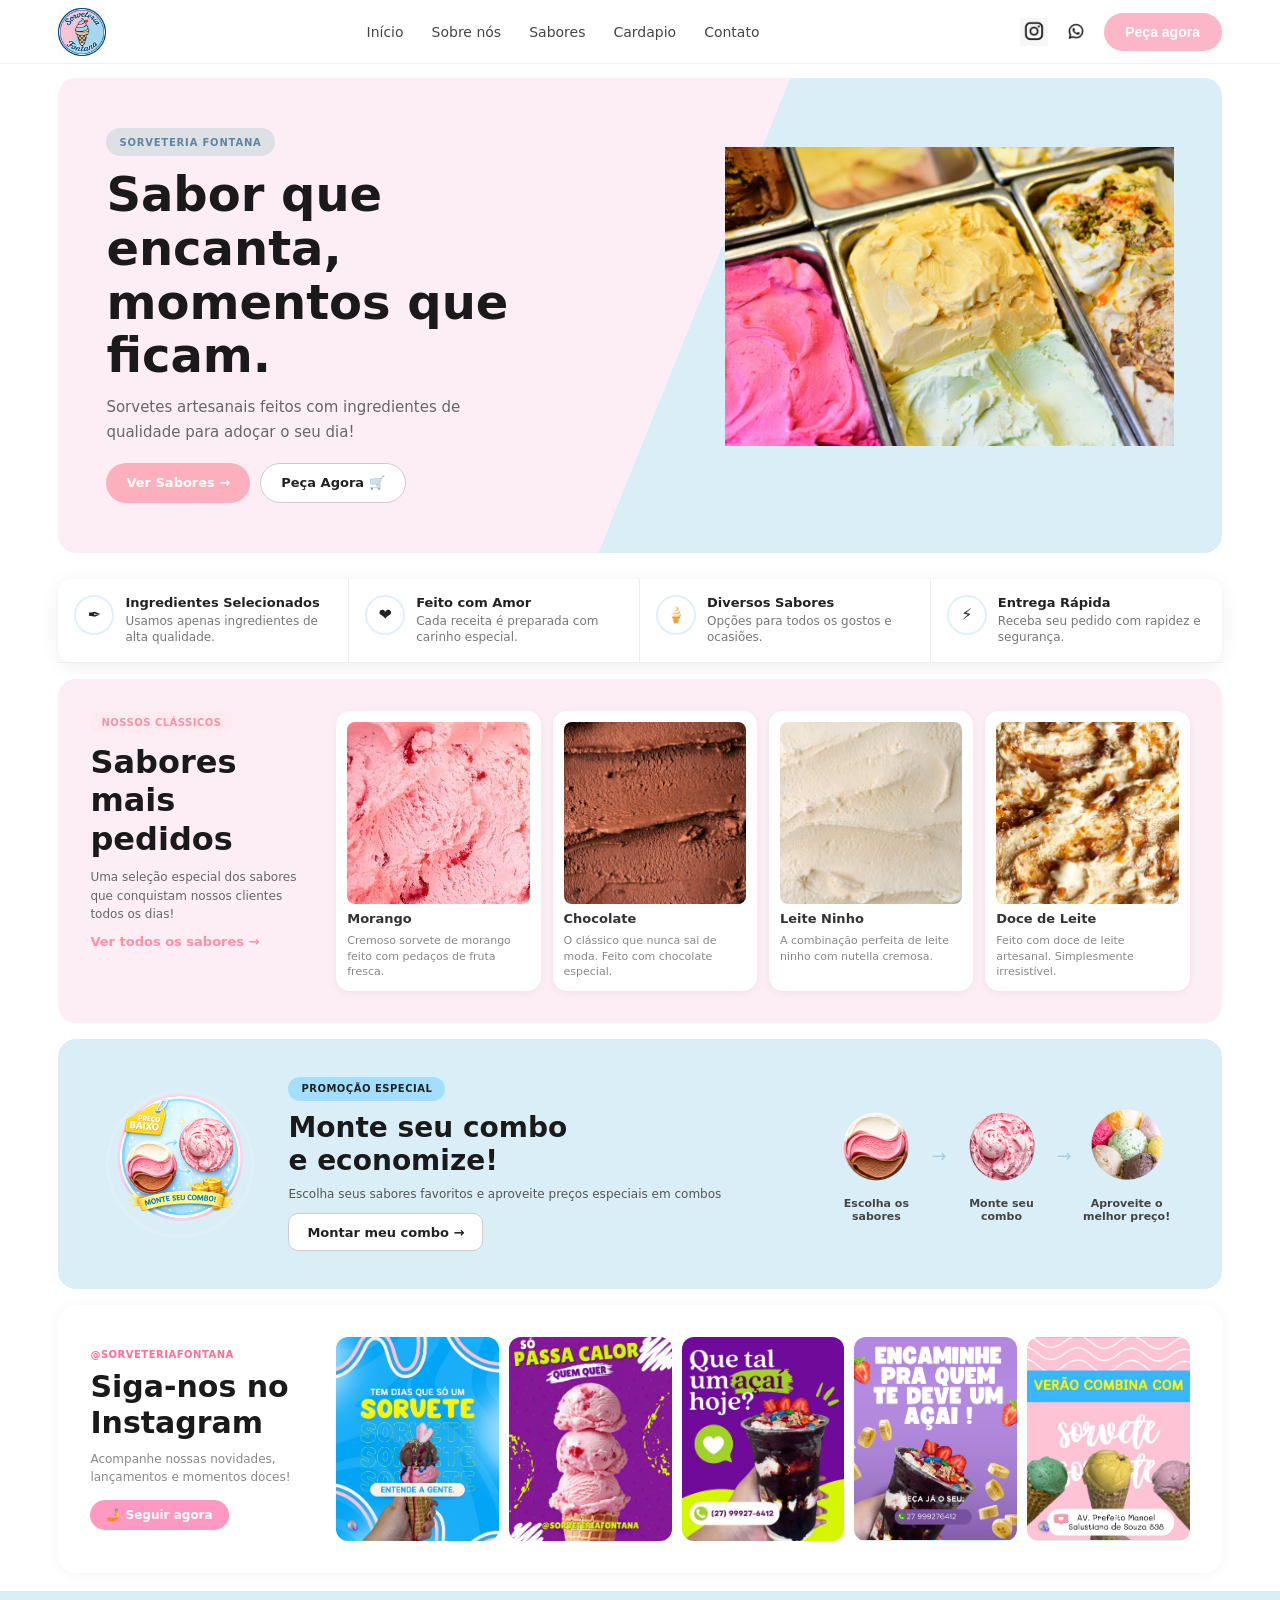
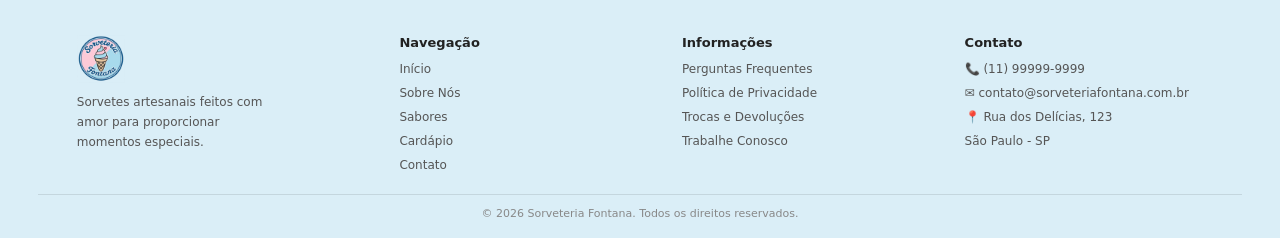
<file: trabalho/index.html>
<!DOCTYPE html>
<html lang="pt-BR">

<head>
    <meta charset="UTF-8">
    <meta name="viewport" content="width=device-width, initial-scale=1.0">
    <title>Sorveteria Fontana</title>
    <link rel="icon" href="fotos/fontana_logo (1).png">
    <link rel="stylesheet" href="stylee.css">
</head>

<body>

    <!--parte do header-->
    <header>
        <div class="container">
            <div class="logo">
                <img src="fotos/logo.png" alt="Sorveteria Fontana">
            </div>

            <div class="hamburger" id="hamburger" onclick="toggleMenu()">
                <span></span>
                <span></span>
                <span></span>
            </div>

            <div class="menu" id="menu">
                <nav>
                    <ul>
                        <li>Início</li>
                        <li>Sobre nós</li>
                        <li>Sabores</li>
                        <li><a href="sabores (1).html">Cardapio</a></li>
                        <li>Contato</li>
                    </ul>
                </nav>
            </div>

            <div class="logos_whatsApp">
                <a href="https://www.instagram.com/sorveteriafontana/" target="_blank">
                <img src="fotos/icon insta.jpeg" alt="Instagram">
                </a>
            </div>
            <div class="logo_instagram">
                <img src="fotos/whatsapp_logo.png" alt="WhatsApp">
            </div>
            <div class="peça_agora">
                <button><a href="peçaja.html">Peça agora</a></button>
            </div>
        </div>
    </header>

    <!--parte da box-->
    <div class="container_ultra_blaster">
        <div class="box_grande">
            <div class="container-">
                <div class="titulo">
                    <h1>Sorveteria Fontana</h1>
                </div>
                <div class="paragrafo">
                    <p>Sabor que <br> encanta, <br> momentos que <br> ficam.</p>
                </div>
                <div class="sub_paragrafo">
                    <p>Sorvetes artesanais feitos com ingredientes de qualidade para adoçar o seu dia!</p>
                </div>
                <div class="ver_va">
                    <div class="ver_valores">
                        <p>Ver Sabores →</p>
                    </div>
                    <div class="peça_da_box">
                        <p>Peça Agora 🛒</p>
                    </div>
                </div>
            </div>
            <div class="img_grande">
                <img src="fotos/zed-can-SzeATgE4k0c-unsplash.jpg" alt="">
            </div>
        </div>
    </div>

    <!--parte do menu-->
    <div class="base_menu">
        <div class="menu_">
            <div class="item">
                <div class="icone">✒️​</div>
                <div class="texto">
                    <h2>Ingredientes Selecionados</h2>
                    <p>Usamos apenas ingredientes de alta qualidade.</p>
                </div>
            </div>
            <div class="item">
                <div class="icone">❤️</div>
                <div class="texto">
                    <h2>Feito com Amor</h2>
                    <p>Cada receita é preparada com carinho especial.</p>
                </div>
            </div>
            <div class="item">
                <div class="icone">🍦</div>
                <div class="texto">
                    <h2>Diversos Sabores</h2>
                    <p>Opções para todos os gostos e ocasiões.</p>
                </div>
            </div>
            <div class="item sem-borda">
                <div class="icone">⚡</div>
                <div class="texto">
                    <h2>Entrega Rápida</h2>
                    <p>Receba seu pedido com rapidez e segurança.</p>
                </div>
            </div>
        </div>
    </div>

    <!--box media (sabores)-->
    <div class="container_media">
        <div class="container_media_sub">
            <div class="box_media">
                <div class="media_titulo">
                    <p>nossos clássicos</p>
                </div>
                <div class="media_h1">
                    <p>Sabores mais<br>pedidos</p>
                </div>
                <div class="media_subh1">
                    <p>Uma seleção especial dos sabores que conquistam nossos clientes todos os dias!</p>
                </div>
                <div class="media_ver_sabores">
                    <p>Ver todos os sabores →</p>
                </div>
            </div>
            <div class="opcoes_media">
                <div class="card_">
                    <img src="fotos/sorvete de morango.jpg" alt="Morango">
                    <h3>Morango</h3>
                    <p>Cremoso sorvete de morango feito com pedaços de fruta fresca.</p>
                </div>
                <div class="card_">
                    <img src="fotos/chocolate.jpg" alt="Chocolate">
                    <h3>Chocolate</h3>
                    <p>O clássico que nunca sai de moda. Feito com chocolate especial.</p>
                </div>
                <div class="card_">
                    <img src="fotos/sorvete de leite ninho.jpg" alt="Leite Ninho">
                    <h3>Leite Ninho</h3>
                    <p>A combinação perfeita de leite ninho com nutella cremosa.</p>
                </div>
                <div class="card_">
                    <img src="fotos/sorvete de doce de leite.jpg" alt="Doce de Leite">
                    <h3>Doce de Leite</h3>
                    <p>Feito com doce de leite artesanal. Simplesmente irresistível.</p>
                </div>
            </div>
        </div>
    </div>

    <!--parte promoção especial-->
    <div class="container_especial">
        <div class="container_especial_sub">
            <div class="img_especial">
                <img src="fotos/preço baixo.png" alt="">
            </div>

            <div class="coluna_especial">
                <div class="titulo_especial">
                    <h1>Promoção Especial</h1>
                </div>
                <div class="h1_especial">
                    <h1>Monte seu combo<br>e economize!</h1>
                    <p>Escolha seus sabores favoritos e aproveite preços especiais em combos</p>
                </div>
                <div class="montar_especial">
                    <h4>Montar meu combo →</h4>
                </div>
            </div>

            <div class="img_sub">
                <div class="coluna_img">
                    <div class="img_sub_sub">
                        <img src="fotos/ChatGPT Image 9 de jun. de 2026, 14_09_29.png" alt="">
                    </div>
                    <div class="h1_img"><p>Escolha os sabores</p></div>
                </div>
                <span class="seta_especial">→</span>
                <div class="coluna_img">
                    <div class="img_sub_sub">
                        <img src="fotos/foto_redondaaaaa.png" alt="">
                    </div>
                    <div class="h1_img"><p>Monte seu combo</p></div>
                </div>
                <span class="seta_especial">→</span>
                <div class="coluna_img">
                    <div class="img_sub_sub">
                        <img src="fotos/imagem redonda_sorvetes.png" alt="">
                    </div>
                    <div class="h1_img"><p>Aproveite o melhor preço!</p></div>
                </div>
            </div>
        </div>
    </div>

    <!--box final (instagram)-->
    <div class="container_media_final">
        <div class="container_media_sub_final">
            <div class="box_media_final">
                <div class="media_titulo_final">
                    <p>@sorveteriafontana</p>
                </div>
                <div class="media_h1_final">
                    <p>Siga-nos no<br>Instagram</p>
                </div>
                <div class="media_subh1_final">
                    <p>Acompanhe nossas novidades, lançamentos e momentos doces!</p>
                </div>
                <div class="media_ver_sabores_final">
                    <a href="https://www.instagram.com/sorveteriafontana/" target="_blank">
                    <p>🤳 Seguir agora</p>
                    </a>
                </div>
            </div>
            <div class="opcoes_media_final">
                <div class="card_final"><div class="img_sabor_final">
                    <img src="fotos/sorvete_.jpeg" alt="">
                </div></div>
                <div class="card_final"><div class="img_sabor_final">
                    <img src="fotos/img1.png" alt="">
                </div></div>
                <div class="card_final"><div class="img_sabor_final">
                    <img src="fotos/img 2.png" alt="">
                </div></div>
                <div class="card_final"><div class="img_sabor_final">
                    <img src="fotos/img 3.png" alt="">
                </div></div>
                <div class="card_final"><div class="img_sabor_final">
                    <img src="fotos/img 4.png" alt="">
                </div></div>
            </div>
        </div>
    </div>

    <!-- FOOTER -->
    <footer class="footer">
        <div class="footer-content">
            <div class="footer-brand">
                <img src="fotos/fontana_logo (1).png" alt="Fontana">
                <p>Sorvetes artesanais feitos com amor para proporcionar momentos especiais.</p>
                <div class="social">
                    <i class="fa-brands fa-instagram"></i>
                    <i class="fa-brands fa-whatsapp"></i>
                </div>
            </div>
            <div class="footer-column">
                <h4>Navegação</h4>
                <a href="#">Início</a>
                <a href="#">Sobre Nós</a>
                <a href="#">Sabores</a>
                <a href="#">Cardápio</a>
                <a href="#">Contato</a>
            </div>
            <div class="footer-column">
                <h4>Informações</h4>
                <a href="#">Perguntas Frequentes</a>
                <a href="#">Política de Privacidade</a>
                <a href="#">Trocas e Devoluções</a>
                <a href="#">Trabalhe Conosco</a>
            </div>
            <div class="footer-column">
                <h4>Contato</h4>
                <span>📞 (11) 99999-9999</span>
                <span>✉ contato@sorveteriafontana.com.br</span>
                <span>📍 Rua dos Delícias, 123</span>
                <span>São Paulo - SP</span>
            </div>
        </div>
        <div class="footer-copy">
            © 2026 Sorveteria Fontana. Todos os direitos reservados.
        </div>
    </footer>

    <script>
        function toggleMenu() {
            const menu = document.getElementById('menu');
            menu.classList.toggle('aberto');
        }

        document.querySelectorAll('.menu li').forEach(item => {
            item.addEventListener('click', () => {
                document.getElementById('menu').classList.remove('aberto');
            });
        });
    </script>

</body>
</html>
</file>
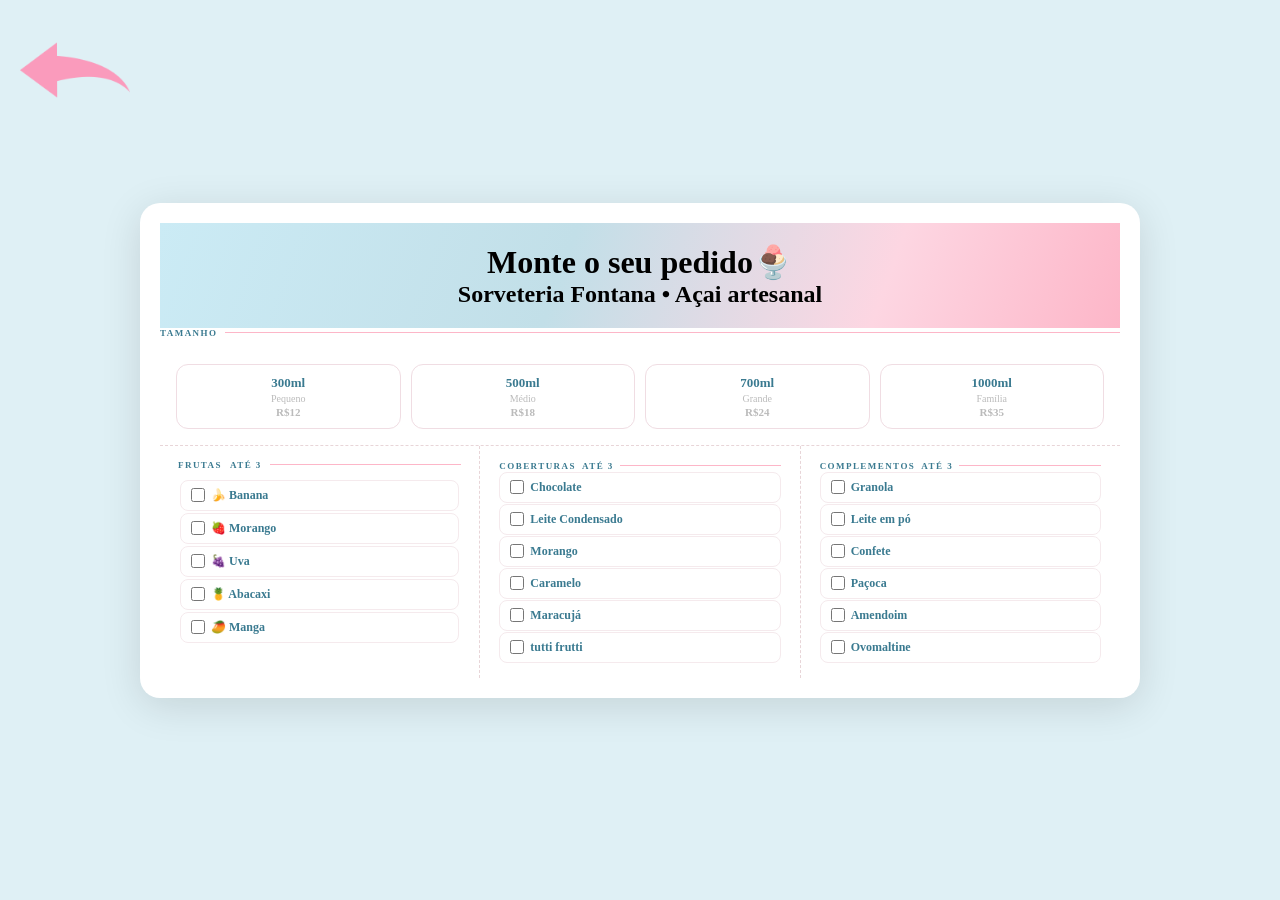
<file: finalização/peçaja.html>
<!DOCTYPE html>
<html lang="en">
<head>
    <meta charset="UTF-8">
    <meta name="viewport" content="width=device-width, initial-scale=1.0">
    <title>PEÇA JA</title>
    <link rel="stylesheet" href="peçaja.css">
</head>

<body>    
    <div class="seta1">
        <a href="index.html">
            <img src="fotos/setas-pretas-para-a-esquerda (1).png" alt="Seta para voltar a pagina">
        </a>
    </div>

    <div class="mundo">
        <div class="comanda">
            
            
                <header>
                    <h1>Monte o seu pedido🍨</h1>
                    <h2>Sorveteria Fontana • Açai artesanal</h2>
                </header>

                <!-- TAMANHO -->
                <div class="sec-titulo">TAMANHO</div>

                <div class="Tamanho">
                    <input type="radio" name="tamanho" id="300ml">
                    <label for="300ml">
                        <span class="ml">300ml</span>
                        <span class="nome">Pequeno</span>
                        <span class="preco">R$12</span>
                    </label>

                    <input type="radio" name="tamanho" id="500ml">
                    <label for="500ml">
                        <span class="ml">500ml</span>
                        <span class="nome">Médio</span>
                        <span class="preco">R$18</span>
                    </label>

                    <input type="radio" name="tamanho" id="700ml">
                    <label for="700ml">
                        <span class="ml">700ml</span>
                        <span class="nome">Grande</span>
                        <span class="preco">R$24</span>
                    </label>

                    <input type="radio" name="tamanho" id="1LT">
                    <label for="1LT">
                        <span class="ml">1000ml</span>
                        <span class="nome">Família</span>
                        <span class="preco">R$35</span>
                    </label>
                </div>

                <div class="corpo">

                    <!-- FRUTAS -->
                    <div class="col-frutas">
                        <div class="sec-titulo">
                            FRUTAS <span class="sec-obs">ATÉ 3</span>
                        </div>

                        <div class="frutas">
                            <div class="item">
                                <input type="checkbox" id="Banana" name="frutas">
                                <label for="Banana">🍌 Banana</label>
                            </div>
                            <div class="item">
                                <input type="checkbox" id="Morango" name="frutas">
                                <label for="Morango">🍓 Morango</label>
                            </div>
                            <div class="item">
                                <input type="checkbox" id="Uva" name="frutas">
                                <label for="Uva">🍇 Uva</label>
                            </div>
                            <div class="item">
                                <input type="checkbox" id="Abacaxi" name="frutas">
                                <label for="Abacaxi">🍍 Abacaxi</label>
                            </div>
                            <div class="item">
                                <input type="checkbox" id="Manga" name="frutas">
                                <label for="Manga">🥭 Manga</label>
                            </div>
                        </div>
                    </div>

                    <!-- COBERTURAS -->
                    <div class="coberturas">
                        <div class="sec-titulo">
                            COBERTURAS <span class="sec-obs">ATÉ 3</span>
                        </div>
                        <div class="item">
                            <input type="checkbox" name="Chocolate" id="Chocolate">
                            <label for="Chocolate">Chocolate</label>
                        </div>
                        <div class="item">
                            <input type="checkbox" name="LeiteCondensado" id="LeiteCondensado">
                            <label for="LeiteCondensado">Leite Condensado</label>
                        </div>
                        <div class="item">
                            <input type="checkbox" name="Morango" id="CMorango">
                            <label for="CMorango">Morango</label>
                        </div>
                        <div class="item">
                            <input type="checkbox" name="Caramelo" id="Caramelo">
                            <label for="Caramelo">Caramelo</label>
                        </div>
                        <div class="item">
                            <input type="checkbox" name="Maracuja" id="Maracuja">
                            <label for="Maracuja">Maracujá</label>
                        </div>
                        <div class="item">
                            <input type="checkbox" name="tittufrutti" id="tuttifrutti">
                            <label for="tuttifrutti">tutti frutti</label>
                        </div>
                    </div>

                    <!-- COMPLEMENTOS -->
                    <div class="complementos">
                        <div class="sec-titulo">
                            COMPLEMENTOS <span class="sec-obs">ATÉ 3</span>
                        </div>
                        <div class="item">
                            <input type="checkbox" name="Granola" id="Granola">
                            <label for="Granola">Granola</label>
                        </div>
                        <div class="item">
                            <input type="checkbox" name="Leite em pó" id="Leiteempo">
                            <label for="Leiteempo">Leite em pó</label>
                        </div>
                        <div class="item">
                            <input type="checkbox" name="Confete" id="Confete">
                            <label for="Confete">Confete</label>
                        </div>
                        <div class="item">
                            <input type="checkbox" name="Pacoca" id="Pacoca">
                            <label for="Pacoca">Paçoca</label>
                        </div>
                        <div class="item">
                            <input type="checkbox" name="Amendoim" id="Amendoim">
                            <label for="Amendoim">Amendoim</label>
                        </div>
                        <div class="item">
                            <input type="checkbox" name="Ovomaltine" id="Ovomaltine">
                            <label for="Ovomaltine">Ovomaltine</label>
                        </div>
                    </div>

                    <script>
                        document.querySelectorAll('[name=frutas]').forEach(cb => {
                            cb.addEventListener('change', () => {
                                if (document.querySelectorAll('[name=frutas]:checked').length > 3) {
                                    cb.checked = false;
                                    alert('Você só pode escolher até 3 frutas!');
                                }
                            });
                        });

                        const coberturas = ['Chocolate', 'LeiteCondensado', 'Morango', 'Caramelo', 'Maracuja', 'tittufrutti'];
                        coberturas.forEach(nome => {
                            document.querySelector(`[name=${nome}]`)?.addEventListener('change', function() {
                                const marcados = coberturas.filter(n => document.querySelector(`[name=${n}]`)?.checked).length;
                                if (marcados > 3) {
                                    this.checked = false;
                                    alert('Você só pode escolher até 3 coberturas!');
                                }
                            });
                        });

                        const complementos = ['Granola', 'Leite em pó', 'Confete', 'Pacoca', 'Amendoim', 'Ovomaltine'];
                        complementos.forEach(nome => {
                            document.querySelector(`[name="${nome}"]`)?.addEventListener('change', function() {
                                const marcados = complementos.filter(n => document.querySelector(`[name="${n}"]`)?.checked).length;
                                if (marcados > 3) {
                                    this.checked = false;
                                    alert('Você só pode escolher até 3 complementos!');
                                }
                            });
                        });
                    </script>
                </div>
            </div>
    </div>

</body>
</html>
</file>
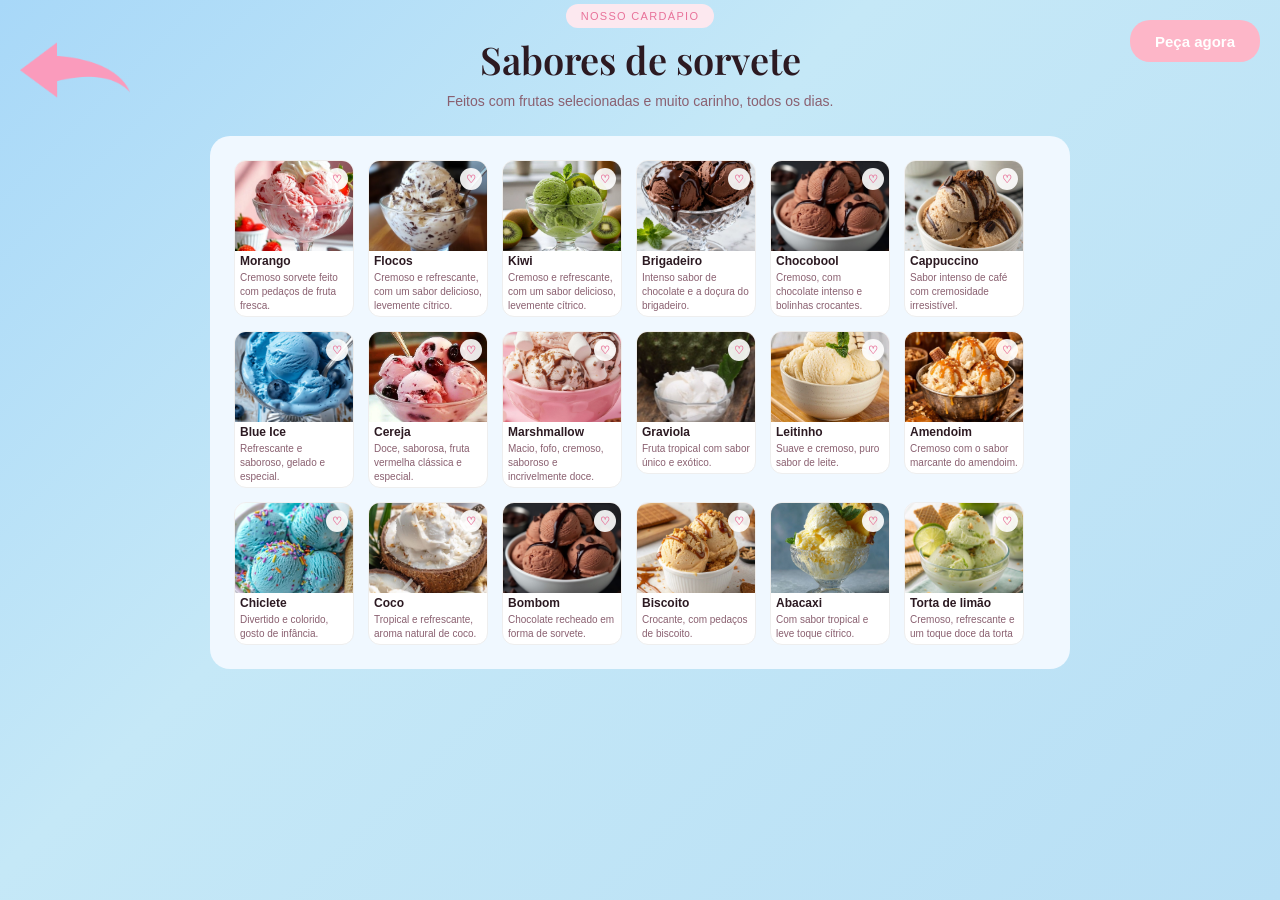
<file: finalização/sabores (1).html>
<!DOCTYPE html>
<html lang="PT-BR">
  <head>
    <meta charset="UTF-8">
    <meta name="viewport" content="width=device-width, initial-scale=1.0">
    <title>Sabores</title>
    <link href="https://fonts.googleapis.com/css2?family=Playfair+Display:wght@500;600&family=DM+Sans:wght@400;500&display=swap" rel="stylesheet" />
    <link rel="stylesheet" href="sabores (1).css">
  </head>
  <body>
    <header>

  <div class="seta1">
    <a href="index.html">
      <img src="fotos/setas-pretas-para-a-esquerda (1).png" alt="Seta para voltar a pagina">
    </a>
  </div>

  <div class="peça_agora">
    <a href="peçaja.html">
      <button>Peça agora</button>
    </a>
  </div>

    <div class="hero">
      <span class="hero-tag">nosso cardápio</span>
      <h1>Sabores de sorvete</h1>
      <p>Feitos com frutas selecionadas e muito carinho, todos os dias.</p>
    </div>
  </header>
    <div class="container">

      <!-- Morango -->
      <div class="card">
        <div class="card-img">
          <img src="fotos/morango2.jpg" alt="Sorvete de morango" />
          <button class="card-heart">♡</button>
        </div>
        <div class="card-body">
          <p class="card-name">Morango</p>
          <p class="card-desc">Cremoso sorvete feito com pedaços de fruta fresca.</p>
        </div>
      </div>

      <!-- Flocos -->
      <div class="card">
        <div class="card-img">
          <img src="fotos/flocos.jpg" alt="Sorvete de Flocos" />
          <button class="card-heart">♡</button>
        </div>
        <div class="card-body">
          <p class="card-name">Flocos</p>
          <p class="card-desc">Cremoso e refrescante, com um sabor delicioso, levemente cítrico.</p>
        </div>
      </div>

      <!-- Kiwi -->
      <div class="card">
        <div class="card-img">
          <img src="fotos/kiwi.jpg" alt="Sorvete de Kiwi" />
          <button class="card-heart">♡</button>
        </div>
        <div class="card-body">
          <p class="card-name">Kiwi</p>
          <p class="card-desc">Cremoso e refrescante, com um sabor delicioso, levemente cítrico.</p>
        </div>
      </div>

      <!-- Brigadeiro -->
      <div class="card">
        <div class="card-img">
          <img src="fotos/brigadeiro.jpg" alt="Sorvete de Brigadeiro" />
          <button class="card-heart">♡</button>
        </div>
        <div class="card-body">
          <p class="card-name">Brigadeiro</p>
          <p class="card-desc">Intenso sabor de chocolate e a doçura do brigadeiro.</p>
        </div>
      </div>

      <!-- Chocobool -->
      <div class="card">
        <div class="card-img">
          <img src="fotos/chocobol.jpg" alt="Sorvete de Chocobool" />
          <button class="card-heart">♡</button>
        </div>
        <div class="card-body">
          <p class="card-name">Chocobool</p>
          <p class="card-desc">Cremoso, com chocolate intenso e bolinhas crocantes.</p>
        </div>
      </div>

      <!-- Cappuccino -->
      <div class="card">
        <div class="card-img">
          <img src="fotos/capuccino.jpg" alt="Cappuccino" />
          <button class="card-heart">♡</button>
        </div>
        <div class="card-body">
          <p class="card-name">Cappuccino</p>
          <p class="card-desc">Sabor intenso de café com cremosidade irresistível.</p>
        </div>
      </div>

      <!-- Blue Ice -->
      <div class="card">
        <div class="card-img">
          <img src="fotos/blue ice.jpg" alt="Blue Ice" />
          <button class="card-heart">♡</button>
        </div>
        <div class="card-body">
          <p class="card-name">Blue Ice</p>
          <p class="card-desc">Refrescante e saboroso, gelado e especial.</p>
        </div>
      </div>

      <!-- Cereja -->
      <div class="card">
        <div class="card-img">
          <img src="fotos/cereja.jpg" alt="Cereja" />
          <button class="card-heart">♡</button>
        </div>
        <div class="card-body">
          <p class="card-name">Cereja</p>
          <p class="card-desc">Doce, saborosa, fruta vermelha clássica e especial.</p>
        </div>
      </div>

      <!-- Marshmallow -->
      <div class="card">
        <div class="card-img">
          <img src="fotos/marsh.jpg" alt="Marshmallow" />
          <button class="card-heart">♡</button>
        </div>
        <div class="card-body">
          <p class="card-name">Marshmallow</p>
          <p class="card-desc">Macio, fofo, cremoso, saboroso e incrivelmente doce.</p>
        </div>
      </div>

      <!-- Graviola -->
      <div class="card">
        <div class="card-img">
          <img src="fotos/graviola.jpg" alt="Graviola" />
          <button class="card-heart">♡</button>
        </div>
        <div class="card-body">
          <p class="card-name">Graviola</p>
          <p class="card-desc">Fruta tropical com sabor único e exótico.</p>
        </div>
      </div>

      <!-- Leitinho -->
      <div class="card">
        <div class="card-img">
          <img src="fotos/leiteninho.jpg" alt="Leitinho" />
          <button class="card-heart">♡</button>
        </div>
        <div class="card-body">
          <p class="card-name">Leitinho</p>
          <p class="card-desc">Suave e cremoso, puro sabor de leite.</p>
        </div>
      </div>

      <!-- Amendoim -->
      <div class="card">
        <div class="card-img">
          <img src="fotos/amendoin.jpg" alt="Amendoim" />
          <button class="card-heart">♡</button>
        </div>
        <div class="card-body">
          <p class="card-name">Amendoim</p>
          <p class="card-desc">Cremoso com o sabor marcante do amendoim.</p>
        </div>
      </div>

      <!-- Chiclete -->
      <div class="card">
        <div class="card-img">
          <img src="fotos/chiclete.jpg" alt="Chiclete" />
          <button class="card-heart">♡</button>
        </div>
        <div class="card-body">
          <p class="card-name">Chiclete</p>
          <p class="card-desc">Divertido e colorido, gosto de infância.</p>
        </div>
      </div>

      <!-- Coco -->
      <div class="card">
        <div class="card-img">
          <img src="fotos/coco.jpg" alt="Coco" />
          <button class="card-heart">♡</button>
        </div>
        <div class="card-body">
          <p class="card-name">Coco</p>
          <p class="card-desc">Tropical e refrescante, aroma natural de coco.</p>
        </div>
      </div>

      <!-- Bombom -->
      <div class="card">
        <div class="card-img">
          <img src="fotos/chocobol.jpg" alt="Bombom" />
          <button class="card-heart">♡</button>
        </div>
        <div class="card-body">
          <p class="card-name">Bombom</p>
          <p class="card-desc">Chocolate recheado em forma de sorvete.</p>
        </div>
      </div>

      <!-- Biscoito -->
      <div class="card">
        <div class="card-img">
          <img src="fotos/biscoito.jpg" alt="Biscoito" />
          <button class="card-heart">♡</button>
        </div>
        <div class="card-body">
          <p class="card-name">Biscoito</p>
          <p class="card-desc">Crocante, com pedaços de biscoito.</p>
        </div>
      </div>

      <!-- Abacaxi -->
      <div class="card">
        <div class="card-img">
          <img src="fotos/abacaxi.jpg" alt="Abacaxi" />
          <button class="card-heart">♡</button>
        </div>
        <div class="card-body">
          <p class="card-name">Abacaxi</p>
          <p class="card-desc">Com sabor tropical e leve toque cítrico.</p>
        </div>
      </div>

      <!-- Pistache -->
      <div class="card">
        <div class="card-img">
          <img src="fotos/tortaz de limao.jpg" alt="torta de limão" />
          <button class="card-heart">♡</button>
        </div>
        <div class="card-body">
          <p class="card-name">Torta de limão</p>
          <p class="card-desc">Cremoso, refrescante e um toque doce da torta</p>
        </div>
      </div>

    </div>

  </body>
</html>
</file>
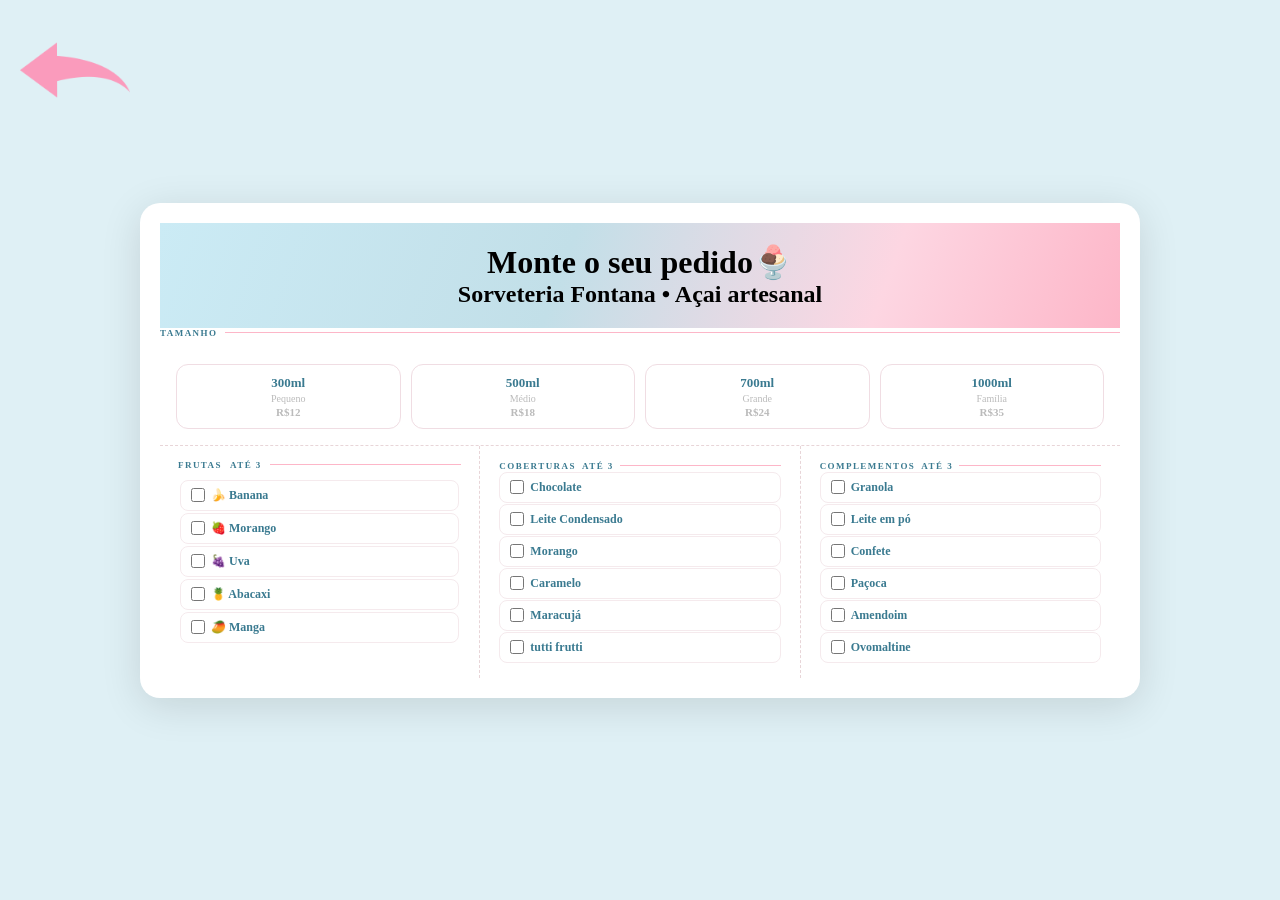
<file: trabalho/peçaja.html>
<!DOCTYPE html>
<html lang="en">
<head>
    <meta charset="UTF-8">
    <meta name="viewport" content="width=device-width, initial-scale=1.0">
    <title>PEÇA JA</title>
    <link rel="icon" href="fotos/fontana_logo (1).png">
    <link rel="stylesheet" href="peçaja.css">
</head>

<body>    
    <div class="seta1">
        <a href="index.html">
            <img src="fotos/setas-pretas-para-a-esquerda (1).png" alt="Seta para voltar a pagina">
        </a>
    </div>

    <div class="mundo">
        <div class="comanda">
            
            
                <header>
                    <h1>Monte o seu pedido🍨</h1>
                    <h2>Sorveteria Fontana • Açai artesanal</h2>
                </header>

                <!-- TAMANHO -->
                <div class="sec-titulo">TAMANHO</div>

                <div class="Tamanho">
                    <input type="radio" name="tamanho" id="300ml">
                    <label for="300ml">
                        <span class="ml">300ml</span>
                        <span class="nome">Pequeno</span>
                        <span class="preco">R$12</span>
                    </label>

                    <input type="radio" name="tamanho" id="500ml">
                    <label for="500ml">
                        <span class="ml">500ml</span>
                        <span class="nome">Médio</span>
                        <span class="preco">R$18</span>
                    </label>

                    <input type="radio" name="tamanho" id="700ml">
                    <label for="700ml">
                        <span class="ml">700ml</span>
                        <span class="nome">Grande</span>
                        <span class="preco">R$24</span>
                    </label>

                    <input type="radio" name="tamanho" id="1LT">
                    <label for="1LT">
                        <span class="ml">1000ml</span>
                        <span class="nome">Família</span>
                        <span class="preco">R$35</span>
                    </label>
                </div>

                <div class="corpo">

                    <!-- FRUTAS -->
                    <div class="col-frutas">
                        <div class="sec-titulo">
                            FRUTAS <span class="sec-obs">ATÉ 3</span>
                        </div>

                        <div class="frutas">
                            <div class="item">
                                <input type="checkbox" id="Banana" name="frutas">
                                <label for="Banana">🍌 Banana</label>
                            </div>
                            <div class="item">
                                <input type="checkbox" id="Morango" name="frutas">
                                <label for="Morango">🍓 Morango</label>
                            </div>
                            <div class="item">
                                <input type="checkbox" id="Uva" name="frutas">
                                <label for="Uva">🍇 Uva</label>
                            </div>
                            <div class="item">
                                <input type="checkbox" id="Abacaxi" name="frutas">
                                <label for="Abacaxi">🍍 Abacaxi</label>
                            </div>
                            <div class="item">
                                <input type="checkbox" id="Manga" name="frutas">
                                <label for="Manga">🥭 Manga</label>
                            </div>
                        </div>
                    </div>

                    <!-- COBERTURAS -->
                    <div class="coberturas">
                        <div class="sec-titulo">
                            COBERTURAS <span class="sec-obs">ATÉ 3</span>
                        </div>
                        <div class="item">
                            <input type="checkbox" name="Chocolate" id="Chocolate">
                            <label for="Chocolate">Chocolate</label>
                        </div>
                        <div class="item">
                            <input type="checkbox" name="LeiteCondensado" id="LeiteCondensado">
                            <label for="LeiteCondensado">Leite Condensado</label>
                        </div>
                        <div class="item">
                            <input type="checkbox" name="Morango" id="CMorango">
                            <label for="CMorango">Morango</label>
                        </div>
                        <div class="item">
                            <input type="checkbox" name="Caramelo" id="Caramelo">
                            <label for="Caramelo">Caramelo</label>
                        </div>
                        <div class="item">
                            <input type="checkbox" name="Maracuja" id="Maracuja">
                            <label for="Maracuja">Maracujá</label>
                        </div>
                        <div class="item">
                            <input type="checkbox" name="tittufrutti" id="tuttifrutti">
                            <label for="tuttifrutti">tutti frutti</label>
                        </div>
                    </div>

                    <!-- COMPLEMENTOS -->
                    <div class="complementos">
                        <div class="sec-titulo">
                            COMPLEMENTOS <span class="sec-obs">ATÉ 3</span>
                        </div>
                        <div class="item">
                            <input type="checkbox" name="Granola" id="Granola">
                            <label for="Granola">Granola</label>
                        </div>
                        <div class="item">
                            <input type="checkbox" name="Leite em pó" id="Leiteempo">
                            <label for="Leiteempo">Leite em pó</label>
                        </div>
                        <div class="item">
                            <input type="checkbox" name="Confete" id="Confete">
                            <label for="Confete">Confete</label>
                        </div>
                        <div class="item">
                            <input type="checkbox" name="Pacoca" id="Pacoca">
                            <label for="Pacoca">Paçoca</label>
                        </div>
                        <div class="item">
                            <input type="checkbox" name="Amendoim" id="Amendoim">
                            <label for="Amendoim">Amendoim</label>
                        </div>
                        <div class="item">
                            <input type="checkbox" name="Ovomaltine" id="Ovomaltine">
                            <label for="Ovomaltine">Ovomaltine</label>
                        </div>
                    </div>

                    <script>
                        document.querySelectorAll('[name=frutas]').forEach(cb => {
                            cb.addEventListener('change', () => {
                                if (document.querySelectorAll('[name=frutas]:checked').length > 3) {
                                    cb.checked = false;
                                    alert('Você só pode escolher até 3 frutas!');
                                }
                            });
                        });

                        const coberturas = ['Chocolate', 'LeiteCondensado', 'Morango', 'Caramelo', 'Maracuja', 'tittufrutti'];
                        coberturas.forEach(nome => {
                            document.querySelector(`[name=${nome}]`)?.addEventListener('change', function() {
                                const marcados = coberturas.filter(n => document.querySelector(`[name=${n}]`)?.checked).length;
                                if (marcados > 3) {
                                    this.checked = false;
                                    alert('Você só pode escolher até 3 coberturas!');
                                }
                            });
                        });

                        const complementos = ['Granola', 'Leite em pó', 'Confete', 'Pacoca', 'Amendoim', 'Ovomaltine'];
                        complementos.forEach(nome => {
                            document.querySelector(`[name="${nome}"]`)?.addEventListener('change', function() {
                                const marcados = complementos.filter(n => document.querySelector(`[name="${n}"]`)?.checked).length;
                                if (marcados > 3) {
                                    this.checked = false;
                                    alert('Você só pode escolher até 3 complementos!');
                                }
                            });
                        });
                    </script>
                </div>
            </div>
    </div>

</body>
</html>
</file>
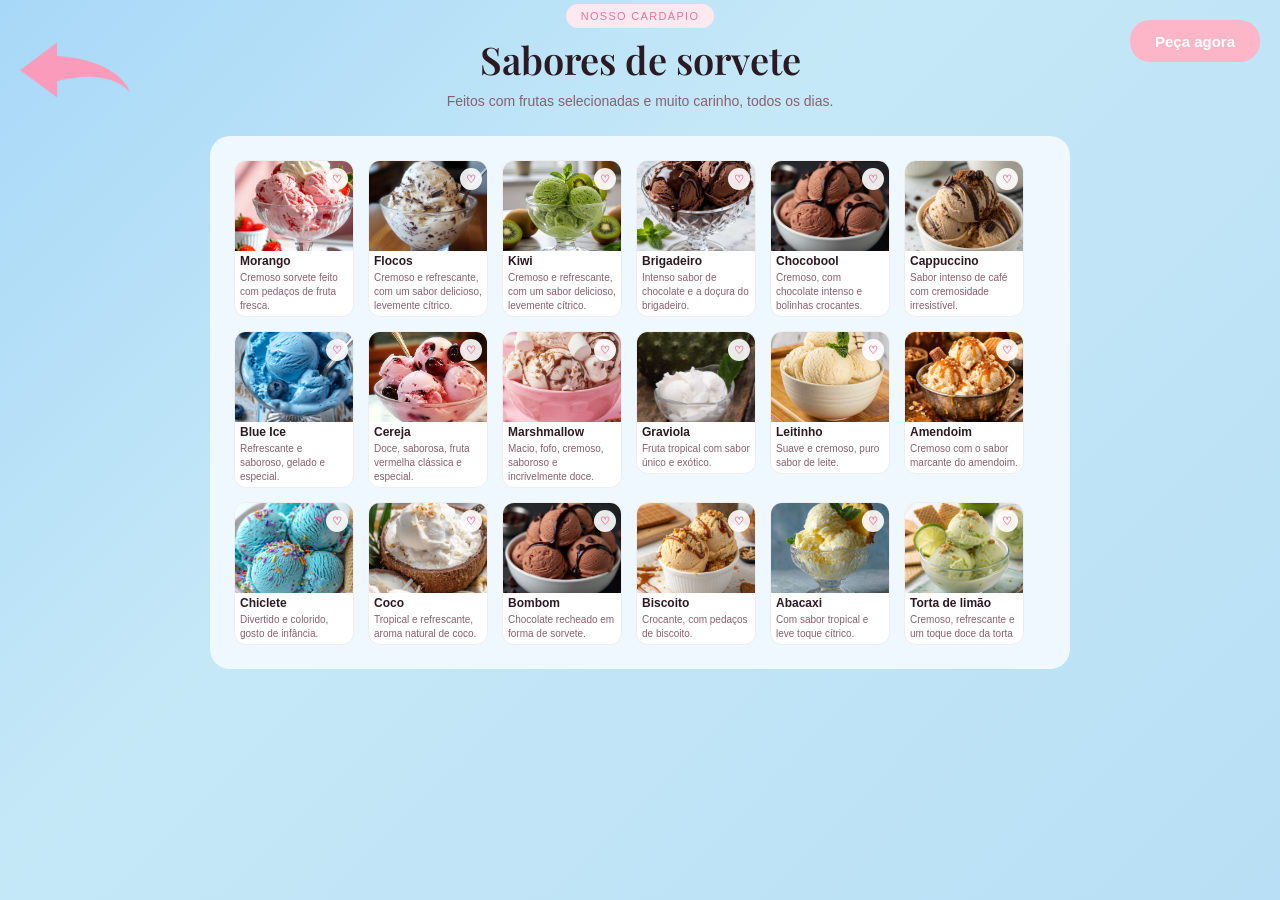
<file: trabalho/sabores (1).html>
<!DOCTYPE html>
<html lang="PT-BR">
  <head>
    <meta charset="UTF-8">
    <meta name="viewport" content="width=device-width, initial-scale=1.0">
    <link rel="icon" href="fotos/fontana_logo (1).png">
    <title>Sabores</title>
    <link href="https://fonts.googleapis.com/css2?family=Playfair+Display:wght@500;600&family=DM+Sans:wght@400;500&display=swap" rel="stylesheet" />
    <link rel="stylesheet" href="sabores (1).css">
  </head>
  <body>
    <header>

  <div class="seta1">
    <a href="index.html">
      <img src="fotos/setas-pretas-para-a-esquerda (1).png" alt="Seta para voltar a pagina">
    </a>
  </div>

  <div class="peça_agora">
    <a href="peçaja.html">
      <button>Peça agora</button>
    </a>
  </div>

    <div class="hero">
      <span class="hero-tag">nosso cardápio</span>
      <h1>Sabores de sorvete</h1>
      <p>Feitos com frutas selecionadas e muito carinho, todos os dias.</p>
    </div>
  </header>
    <div class="container">

      <!-- Morango -->
      <div class="card">
        <div class="card-img">
          <img src="fotos/morango2.jpg" alt="Sorvete de morango" />
          <button class="card-heart">♡</button>
        </div>
        <div class="card-body">
          <p class="card-name">Morango</p>
          <p class="card-desc">Cremoso sorvete feito com pedaços de fruta fresca.</p>
        </div>
      </div>

      <!-- Flocos -->
      <div class="card">
        <div class="card-img">
          <img src="fotos/flocos.jpg" alt="Sorvete de Flocos" />
          <button class="card-heart">♡</button>
        </div>
        <div class="card-body">
          <p class="card-name">Flocos</p>
          <p class="card-desc">Cremoso e refrescante, com um sabor delicioso, levemente cítrico.</p>
        </div>
      </div>

      <!-- Kiwi -->
      <div class="card">
        <div class="card-img">
          <img src="fotos/kiwi.jpg" alt="Sorvete de Kiwi" />
          <button class="card-heart">♡</button>
        </div>
        <div class="card-body">
          <p class="card-name">Kiwi</p>
          <p class="card-desc">Cremoso e refrescante, com um sabor delicioso, levemente cítrico.</p>
        </div>
      </div>

      <!-- Brigadeiro -->
      <div class="card">
        <div class="card-img">
          <img src="fotos/brigadeiro.jpg" alt="Sorvete de Brigadeiro" />
          <button class="card-heart">♡</button>
        </div>
        <div class="card-body">
          <p class="card-name">Brigadeiro</p>
          <p class="card-desc">Intenso sabor de chocolate e a doçura do brigadeiro.</p>
        </div>
      </div>

      <!-- Chocobool -->
      <div class="card">
        <div class="card-img">
          <img src="fotos/chocobol.jpg" alt="Sorvete de Chocobool" />
          <button class="card-heart">♡</button>
        </div>
        <div class="card-body">
          <p class="card-name">Chocobool</p>
          <p class="card-desc">Cremoso, com chocolate intenso e bolinhas crocantes.</p>
        </div>
      </div>

      <!-- Cappuccino -->
      <div class="card">
        <div class="card-img">
          <img src="fotos/capuccino.jpg" alt="Cappuccino" />
          <button class="card-heart">♡</button>
        </div>
        <div class="card-body">
          <p class="card-name">Cappuccino</p>
          <p class="card-desc">Sabor intenso de café com cremosidade irresistível.</p>
        </div>
      </div>

      <!-- Blue Ice -->
      <div class="card">
        <div class="card-img">
          <img src="fotos/blue ice.jpg" alt="Blue Ice" />
          <button class="card-heart">♡</button>
        </div>
        <div class="card-body">
          <p class="card-name">Blue Ice</p>
          <p class="card-desc">Refrescante e saboroso, gelado e especial.</p>
        </div>
      </div>

      <!-- Cereja -->
      <div class="card">
        <div class="card-img">
          <img src="fotos/cereja.jpg" alt="Cereja" />
          <button class="card-heart">♡</button>
        </div>
        <div class="card-body">
          <p class="card-name">Cereja</p>
          <p class="card-desc">Doce, saborosa, fruta vermelha clássica e especial.</p>
        </div>
      </div>

      <!-- Marshmallow -->
      <div class="card">
        <div class="card-img">
          <img src="fotos/marsh.jpg" alt="Marshmallow" />
          <button class="card-heart">♡</button>
        </div>
        <div class="card-body">
          <p class="card-name">Marshmallow</p>
          <p class="card-desc">Macio, fofo, cremoso, saboroso e incrivelmente doce.</p>
        </div>
      </div>

      <!-- Graviola -->
      <div class="card">
        <div class="card-img">
          <img src="fotos/graviola.jpg" alt="Graviola" />
          <button class="card-heart">♡</button>
        </div>
        <div class="card-body">
          <p class="card-name">Graviola</p>
          <p class="card-desc">Fruta tropical com sabor único e exótico.</p>
        </div>
      </div>

      <!-- Leitinho -->
      <div class="card">
        <div class="card-img">
          <img src="fotos/leiteninho.jpg" alt="Leitinho" />
          <button class="card-heart">♡</button>
        </div>
        <div class="card-body">
          <p class="card-name">Leitinho</p>
          <p class="card-desc">Suave e cremoso, puro sabor de leite.</p>
        </div>
      </div>

      <!-- Amendoim -->
      <div class="card">
        <div class="card-img">
          <img src="fotos/amendoin.jpg" alt="Amendoim" />
          <button class="card-heart">♡</button>
        </div>
        <div class="card-body">
          <p class="card-name">Amendoim</p>
          <p class="card-desc">Cremoso com o sabor marcante do amendoim.</p>
        </div>
      </div>

      <!-- Chiclete -->
      <div class="card">
        <div class="card-img">
          <img src="fotos/chiclete.jpg" alt="Chiclete" />
          <button class="card-heart">♡</button>
        </div>
        <div class="card-body">
          <p class="card-name">Chiclete</p>
          <p class="card-desc">Divertido e colorido, gosto de infância.</p>
        </div>
      </div>

      <!-- Coco -->
      <div class="card">
        <div class="card-img">
          <img src="fotos/coco.jpg" alt="Coco" />
          <button class="card-heart">♡</button>
        </div>
        <div class="card-body">
          <p class="card-name">Coco</p>
          <p class="card-desc">Tropical e refrescante, aroma natural de coco.</p>
        </div>
      </div>

      <!-- Bombom -->
      <div class="card">
        <div class="card-img">
          <img src="fotos/chocobol.jpg" alt="Bombom" />
          <button class="card-heart">♡</button>
        </div>
        <div class="card-body">
          <p class="card-name">Bombom</p>
          <p class="card-desc">Chocolate recheado em forma de sorvete.</p>
        </div>
      </div>

      <!-- Biscoito -->
      <div class="card">
        <div class="card-img">
          <img src="fotos/biscoito.jpg" alt="Biscoito" />
          <button class="card-heart">♡</button>
        </div>
        <div class="card-body">
          <p class="card-name">Biscoito</p>
          <p class="card-desc">Crocante, com pedaços de biscoito.</p>
        </div>
      </div>

      <!-- Abacaxi -->
      <div class="card">
        <div class="card-img">
          <img src="fotos/abacaxi.jpg" alt="Abacaxi" />
          <button class="card-heart">♡</button>
        </div>
        <div class="card-body">
          <p class="card-name">Abacaxi</p>
          <p class="card-desc">Com sabor tropical e leve toque cítrico.</p>
        </div>
      </div>

      <!-- Pistache -->
      <div class="card">
        <div class="card-img">
          <img src="fotos/tortaz de limao.jpg" alt="torta de limão" />
          <button class="card-heart">♡</button>
        </div>
        <div class="card-body">
          <p class="card-name">Torta de limão</p>
          <p class="card-desc">Cremoso, refrescante e um toque doce da torta</p>
        </div>
      </div>

    </div>

  </body>
</html>
</file>
<file: trabalho/stylee.css>
/* ===================================================
   SORVETERIA FONTANA — CSS RESPONSIVO COMPLETO v3
   Breakpoints: 360 | 480 | 768 | 1024 | 1280 | 1440+
   =================================================== */
 
/* ===== RESET & BASE ===== */
*, *::before, *::after {
    padding: 0;
    margin: 0;
    box-sizing: border-box;
}
 
html {
    font-size: 16px;
    scroll-behavior: smooth;
}
 
body {
    font-family: 'Segoe UI', system-ui, -apple-system, sans-serif;
    color: #222;
    background: #fff;
    overflow-x: hidden;
}
 
img { max-width: 100%; display: block; }
a   { text-decoration: none; color: inherit; }
 
/* ===== WRAPPER GLOBAL ===== */
/* Todas as seções ficam dentro de uma faixa de 1180px centralizada */
.container,
.container_ultra_blaster,
.base_menu,
.container_media,
.container_especial,
.container_media_final,
.footer {
    width: 100%;
    max-width: 1240px;
    margin-left: auto;
    margin-right: auto;
    padding-left:  clamp(14px, 3vw, 40px);
    padding-right: clamp(14px, 3vw, 40px);
}
 
/* ===== HEADER ===== */
header {
    height: 64px;
    background: #fff;
    border-bottom: 1px solid #f0f0f0;
    position: sticky;
    top: 0;
    z-index: 200;
    /* full‑bleed bg, conteúdo centralizado via .container */
    padding: 0;
    display: block;
}
 
.container {
    height: 64px;
    display: flex;
    align-items: center;
    gap: 14px;
}
 
.logo {
    flex-shrink: 0;
    display: flex;
    align-items: center;
}
 
.logo img {
    width: 48px;
    height: 48px;
    object-fit: contain;
}
 
/* Nav */
.menu {
    flex: 1;
    display: flex;
    justify-content: center;
}
 
nav { display: flex; align-items: center; }
 
ul {
    list-style: none;
    display: flex;
    align-items: center;
    gap: 0;
}
 
li {
    padding: 6px 14px;
    cursor: pointer;
    border-radius: 10px;
    font-size: 14px;
    color: #444;
    font-weight: 500;
    white-space: nowrap;
    transition: background 200ms, color 200ms;
}
 
li:hover {
    background-color: #fdb6c8;
    color: #fff;
}
 
/* Ícones sociais no header */
.logos_whatsApp,
.logo_instagram {
    width: 28px;
    height: 28px;
    flex-shrink: 0;
    display: flex;
    align-items: center;
    justify-content: center;
    cursor: pointer;
}
 
.logos_whatsApp img,
.logo_instagram img {
    width: 100%;
    object-fit: contain;
}
 
/* Botão Peça Agora */
.peça_agora { flex-shrink: 0; }
 
button {
    background-color: #fdb6c8;
    color: #fff;
    border: none;
    min-width: 118px;
    height: 38px;
    padding: 0 18px;
    border-radius: 20px;
    font-size: 14px;
    font-weight: 600;
    cursor: pointer;
    transition: background 250ms;
    white-space: nowrap;
}
 
button:hover { background-color: #f890aa; }
 
/* Hamburger */
.hamburger {
    display: none;
    flex-direction: column;
    gap: 5px;
    cursor: pointer;
    padding: 5px;
    flex-shrink: 0;
    margin-left: auto;
}
 
.hamburger span {
    display: block;
    width: 24px;
    height: 3px;
    background-color: #333;
    border-radius: 3px;
    transition: 0.3s;
}
 
/* ===== HERO ===== */
.container_ultra_blaster {
    padding-top: 14px;
    padding-bottom: 14px;
}
 
.box_grande {
    border-radius: 18px;
    display: flex;
    align-items: center;
    gap: clamp(18px, 3vw, 36px);
    padding: clamp(28px, 4vw, 50px) clamp(22px, 4vw, 48px);
    background: linear-gradient(112deg, #FDEEF5 54%, #DAEEF7 46%);
    min-height: 340px;
}
 
.container- {
    flex: 1;
    min-width: 0;
    display: flex;
    flex-direction: column;
    gap: 12px;
}
 
.titulo {
    width: fit-content;
    height: 28px;
    color: #5c86a1;
    display: flex;
    align-items: center;
    border-radius: 20px;
    padding: 0 13px;
    background-color: #dde0e5;
}
 
.titulo h1 {
    font-size: 10px;
    font-weight: 700;
    letter-spacing: 0.8px;
    text-transform: uppercase;
}
 
.paragrafo {
    font-size: clamp(28px, 3.8vw, 48px);
    font-weight: 800;
    line-height: 1.12;
    color: #1a1a1a;
}
 
.sub_paragrafo {
    font-size: clamp(13px, 1.3vw, 15px);
    color: #666;
    line-height: 1.65;
    max-width: 380px;
}
 
.ver_va {
    display: flex;
    align-items: center;
    gap: 10px;
    flex-wrap: wrap;
    margin-top: 6px;
}
 
.ver_valores {
    height: 40px;
    padding: 0 20px;
    color: #fff;
    display: flex;
    align-items: center;
    background-color: #fcb0be;
    font-weight: 700;
    border-radius: 25px;
    cursor: pointer;
    font-size: 13px;
    transition: background 220ms;
    white-space: nowrap;
}
 
.ver_valores:hover { background-color: #f890aa; }
 
.peça_da_box {
    height: 40px;
    padding: 0 20px;
    display: flex;
    align-items: center;
    border: 1px solid #ccc;
    background-color: #fff;
    font-weight: 700;
    border-radius: 25px;
    cursor: pointer;
    font-size: 13px;
    transition: background 220ms;
    white-space: nowrap;
}
 
.peça_da_box:hover { background-color: #f5f5f5; }
 
.img_grande {
    width: clamp(200px, 42%, 460px);
    flex-shrink: 0;
    aspect-ratio: 4/3;
    border-radius: 12px;
    object-fit: cover;
}
 
/* ===== BENEFÍCIOS ===== */
.base_menu {
    padding-top: 12px;
    padding-bottom: 0;
}
 
.menu_ {
    background: z#000000;
    border-radius: 14px;
    box-shadow: 0 3px 18px rgba(0,0,0,.07);
    display: flex;
    flex-wrap: wrap;
}
 
.item {
    flex: 1 1 200px;
    padding: 16px 16px;
    display: flex;
    align-items: flex-start;
    gap: 11px;
    border-right: 1px solid #eee;
    border-bottom: 1px solid #eee;
}
 
.item:last-child { border-right: none; }
 
.sem-borda { border-right: none; }
 
.icone {
    width: 40px;
    height: 40px;
    border-radius: 50%;
    display: flex;
    align-items: center;
    justify-content: center;
    flex-shrink: 0;
    border: 2px solid #e0f0f8;
}
 
.texto h2 { font-size: 13px; font-weight: 700; margin-bottom: 3px; color: #222; }
.texto p  { font-size: 12px; color: #777; line-height: 1.4; }
 
/* ===== SABORES ===== */
.container_media {
    padding-top: 16px;
    padding-bottom: 0;
}
 
.container_media_sub {
    background-color: #FDEEF5;
    border-radius: 18px;
    display: flex;
    flex-wrap: wrap;
    gap: clamp(14px, 2.5vw, 26px);
    padding: clamp(20px, 2.8vw, 32px);
    align-items: flex-start;
}
 
.box_media {
    flex: 0 0 clamp(170px, 20%, 220px);
    display: flex;
    flex-direction: column;
    gap: 10px;
}
 
.media_titulo {
    color: #fb91a9;
    width: fit-content;
    height: 22px;
    background-color: #feeaef;
    font-size: 10px;
    font-weight: 700;
    display: flex;
    align-items: center;
    padding: 0 11px;
    border-radius: 15px;
    text-transform: uppercase;
    letter-spacing: 0.5px;
}
 
.media_h1 p {
    font-size: clamp(22px, 2.8vw, 32px);
    font-weight: 800;
    color: #1a1a1a;
    line-height: 1.2;
}
 
.media_subh1 p { color: #666; line-height: 1.55; font-size: 12px; }
 
.media_ver_sabores p {
    color: #fb91a9;
    font-weight: 700;
    cursor: pointer;
    font-size: 13px;
}
 
.media_ver_sabores p:hover { text-decoration: underline; }
 
.opcoes_media {
    flex: 1 1 0;
    min-width: 0;
    display: grid;
    grid-template-columns: repeat(4, 1fr);
    gap: 12px;
}
 
.card_ {
    padding: 11px;
    border-radius: 14px;
    background-color: #fff;
    display: flex;
    flex-direction: column;
    gap: 7px;
    transition: transform 230ms, box-shadow 230ms;
    box-shadow: 0 2px 8px rgba(0,0,0,.05);
}
 
.card_:hover {
    transform: translateY(-4px);
    box-shadow: 0 8px 20px rgba(0,0,0,.1);
}
 
.card_ img {
    width: 100%;
    aspect-ratio: 1;
    object-fit: cover;
    border-radius: 8px;
}
 
.card_ h3 { font-size: 13px; font-weight: 700; color: #333; }
.card_ p  { font-size: 11px; color: #888; line-height: 1.4; }
 
/* ===== PROMOÇÃO ESPECIAL ===== */
.container_especial {
    padding-top: 16px;
    padding-bottom: 0;
}
 
.container_especial_sub {
    display: flex;
    align-items: center;
    gap: clamp(18px, 2.8vw, 34px);
    padding: clamp(22px, 3vw, 38px) clamp(22px, 4vw, 48px);
    border-radius: 18px;
    background-color: #DAEEF7;
    flex-wrap: wrap;
}
 
.img_especial {
    width: clamp(100px, 12vw, 148px);
    height: clamp(100px, 12vw, 148px);
    border-radius: 50%;
    display: flex;
    align-items: center;
    justify-content: center;
    flex-shrink: 0;
    border: 3px solid #e0f0f8;
}
 
.coluna_especial {
    display: flex;
    flex-direction: column;
    gap: 10px;
    flex: 1 1 200px;
    min-width: 0;
}
 
.titulo_especial {
    width: fit-content;
    height: 24px;
    display: flex;
    font-size: 10px;
    align-items: center;
    padding: 0 13px;
    border-radius: 25px;
    background-color: #a3dffd;
    text-transform: uppercase;
    letter-spacing: 0.5px;
    font-weight: 700;
}
 
.titulo_especial h1 { font-size: 10px; font-weight: 700; }
 
.h1_especial h1 {
    font-size: clamp(20px, 2.4vw, 28px);
    font-weight: 800;
    line-height: 1.2;
    color: #1a1a1a;
}
 
.h1_especial p {
    margin-top: 7px;
    font-size: 12px;
    color: #555;
    line-height: 1.55;
}
 
.montar_especial {
    width: fit-content;
    height: 38px;
    display: flex;
    font-size: 13px;
    border-radius: 10px;
    align-items: center;
    padding: 0 18px;
    background-color: #fff;
    cursor: pointer;
    font-weight: 600;
    transition: background 200ms;
    border: 1px solid #ccc;
}
 
.montar_especial:hover { background-color: #f0f0f0; }
 
.img_sub {
    display: flex;
    align-items: center;
    justify-content: center;
    gap: 8px;
}
 
.coluna_img {
    display: flex;
    flex-direction: column;
    align-items: center;
    gap: 7px;
    width: 94px;
}
 
.img_sub_sub {
    width: 84px;
    height: 84px;
    border-radius: 50%;
    display: flex;
    align-items: center;
    justify-content: center;
    transition: transform 200ms;
}
 
.img_sub_sub:hover { transform: scale(1.06); }
 
.h1_img { text-align: center; font-size: 11px; font-weight: 600; color: #444; }
 
.seta_especial { font-size: 18px; color: #aacfe0; margin-top: -18px; }
 
/* ===== INSTAGRAM ===== */
.container_media_final {
    padding-top: 16px;
    padding-bottom: 0;
}
 
.container_media_sub_final {
    border-radius: 18px;
    background-color: #fff;
    box-shadow: 0 2px 14px rgba(0,0,0,.05);
    display: flex;
    flex-wrap: wrap;
    gap: clamp(14px, 2.5vw, 26px);
    padding: clamp(20px, 2.8vw, 32px);
    align-items: center;
}
 
.box_media_final {
    flex: 0 0 clamp(170px, 20%, 220px);
    display: flex;
    flex-direction: column;
    gap: 9px;
}
 
.media_titulo_final {
    color: #ff6f91;
    font-size: 10px;
    font-weight: 700;
    text-transform: uppercase;
    letter-spacing: 0.5px;
}
 
.media_h1_final p {
    font-size: clamp(22px, 2.8vw, 30px);
    font-weight: 800;
    color: #1a1a1a;
    line-height: 1.2;
}
 
.media_subh1_final p { color: #888; line-height: 1.55; font-size: 12px; }
 
.media_ver_sabores_final { margin-top: 4px; }
 
.media_ver_sabores_final p {
    color: #fff;
    font-weight: 700;
    cursor: pointer;
    font-size: 12px;
    background-color: #ff99c2;
    padding: 8px 16px;
    border-radius: 20px;
    width: fit-content;
    transition: background 220ms;
}
 
.media_ver_sabores_final p:hover { background-color: #f770a8; }
 
.opcoes_media_final {
    flex: 1 1 0;
    min-width: 0;
    display: grid;
    grid-template-columns: repeat(5, 1fr);
    gap: 10px;
}
 
.card_final {
    border-radius: 12px;
    background-color: #DAEEF7;
    overflow: hidden;
    transition: transform 230ms;
}
 
.card_final:hover { transform: translateY(-3px); }
 
.img_sabor_final { width: 100%; height: 100%; background-color: #DAEEF7; }
 
/* ===== FOOTER ===== */
.footer {
    background: #DAEEF7;
    /* override: footer precisa de full‑bleed bg */
    max-width: 100%;
    padding-top: clamp(28px, 3.5vw, 44px);
    padding-bottom: 18px;
    margin-top: 18px;
}
 
/* Conteúdo interno centralizado */
.footer-content {
    max-width: 1240px;
    margin: 0 auto;
    padding: 0 clamp(14px, 3vw, 40px);
    display: flex;
    flex-wrap: wrap;
    gap: clamp(20px, 3.5vw, 44px);
}
 
.footer-brand {
    flex: 1 1 170px;
    min-width: 150px;
}
 
.footer-brand img { width: 48px; margin-bottom: 10px; }
 
.footer-brand p {
    font-size: 12px;
    color: #555;
    line-height: 1.65;
    max-width: 195px;
}
 
.social {
    margin-top: 12px;
    display: flex;
    gap: 12px;
    font-size: 17px;
    color: #555;
    cursor: pointer;
}
 
.footer-column {
    flex: 1 1 130px;
    display: flex;
    flex-direction: column;
    gap: 6px;
    min-width: 120px;
}
 
.footer-column h4 { font-size: 13px; font-weight: 700; margin-bottom: 4px; color: #222; }
 
.footer-column a,
.footer-column span {
    font-size: 12px;
    color: #555;
    display: flex;
    align-items: flex-start;
    gap: 5px;
    line-height: 1.5;
}
 
.footer-column a:hover { color: #222; }
 
.footer-copy {
    max-width: 1240px;
    margin: 20px auto 0;
    padding: 12px clamp(14px, 3vw, 40px) 0;
    border-top: 1px solid rgba(0,0,0,.1);
    text-align: center;
    font-size: 11px;
    color: #888;
}
 
/* ==============================================
   TABLET LARGO (≤ 1080px) — nav vira hamburger
   ============================================== */
@media (max-width: 1080px) {
 
    .menu    { display: none; }
    .hamburger { display: flex; }
    .peça_agora { display: none; }
 
    /* Dropdown */
    .menu.aberto {
        display: block;
        position: fixed;
        top: 64px;
        left: 0;
        width: 100%;
        background: #fff;
        box-shadow: 0 8px 20px rgba(0,0,0,.1);
        z-index: 199;
    }
 
    .menu.aberto ul {
        flex-direction: column;
        height: auto;
        align-items: flex-start;
        padding: 6px 0 10px;
        gap: 0;
    }
 
    .menu.aberto ul li {
        width: 100%;
        padding: 12px 20px;
        border-radius: 0;
        font-size: 15px;
        border-bottom: 1px solid #f5f5f5;
    }
 
    /* Sabores: 3 colunas */
    .opcoes_media { grid-template-columns: repeat(3, 1fr); }
 
    /* Instagram: 4 colunas */
    .opcoes_media_final { grid-template-columns: repeat(4, 1fr); }
}
 
/* ==============================================
   TABLET (≤ 768px)
   ============================================== */
@media (max-width: 768px) {
 
    header { height: 58px; }
    .container { height: 58px; }
    .menu.aberto { top: 58px; }
 
    /* Hero: coluna */
    .box_grande {
        flex-direction: column;
        background: linear-gradient(180deg, #FDEEF5 58%, #DAEEF7 42%);
        padding: 22px 18px;
        min-height: auto;
    }
    .container- { width: 100%; }
    .img_grande { width: 100%; max-width: 100%; aspect-ratio: 16/9; }
 
    /* Benefícios: 2 por linha */
    .item { flex: 1 1 46%; }
    .item:nth-child(2) { border-right: none; }
    .item:nth-child(3) { border-right: 1px solid #eee; }
    .item:nth-child(4) { border-right: none; }
 
    /* Sabores: sidebar + 2 colunas */
    .container_media_sub { flex-direction: column; }
    .box_media { flex: none; width: 100%; }
    .opcoes_media { grid-template-columns: repeat(2, 1fr); }
 
    /* Promoção */
    .container_especial_sub {
        flex-direction: column;
        align-items: center;
        text-align: center;
    }
    .coluna_especial { align-items: center; }
    .seta_especial { display: none; }
    .img_sub { justify-content: center; gap: 16px; }
 
    /* Instagram */
    .container_media_sub_final { flex-direction: column; }
    .box_media_final { flex: none; width: 100%; }
    .opcoes_media_final { grid-template-columns: repeat(3, 1fr); }
}
 
/* ==============================================
   MOBILE (≤ 520px)
   ============================================== */
@media (max-width: 520px) {
 
    /* Benefícios: 1 por linha */
    .item { flex: 1 1 100%; border-right: none; }
 
    /* Sabores: 2 colunas mantém */
    .opcoes_media { grid-template-columns: repeat(2, 1fr); }
 
    /* Instagram: 2 colunas */
    .opcoes_media_final { grid-template-columns: repeat(2, 1fr); }
 
    /* Promoção: circulinhos menores */
    .coluna_img { width: 78px; }
    .img_sub_sub { width: 68px; height: 68px; }
 
    /* Footer: 2 colunas */
    .footer-column { flex: 1 1 45%; min-width: 120px; }
}
 
/* ==============================================
   MOBILE PEQUENO (≤ 380px)
   ============================================== */
@media (max-width: 380px) {
 
    .paragrafo { font-size: 23px; }
 
    .ver_va { flex-direction: column; align-items: flex-start; }
    .ver_valores, .peça_da_box { width: 100%; justify-content: center; }
 
    /* Sabores: 1 coluna */
    .opcoes_media { grid-template-columns: 1fr 1fr; }
    .card_ img { aspect-ratio: 4/3; }
 
    /* Footer: 1 coluna */
    .footer-column { flex: 1 1 100%; }
}
 
/* ==============================================
   TELAS ULTRAWIDE (≥ 1600px) — espaçamento extra
   ============================================== */
@media (min-width: 1600px) {
    .container,
    .container_ultra_blaster,
    .base_menu,
    .container_media,
    .container_especial,
    .container_media_final {
        max-width: 1400px;
    }
    .footer-content,
    .footer-copy { max-width: 1400px; }
}
 
/* ==============================================
   ACESSIBILIDADE
   ============================================== */
@media (prefers-reduced-motion: reduce) {
    *, *::before, *::after {
        transition-duration: 0.01ms !important;
        animation-duration: 0.01ms !important;
    }
}
 
:focus-visible {
    outline: 2px solid #fdb6c8;
    outline-offset: 3px;
    border-radius: 4px;
}
</file>
<file: finalização/peçaja.css>
* {
    margin: 0;
    padding: 0;
    box-sizing: border-box;
}
.body{
    background: linear-gradient(135deg, #99d2f7 0%, #b5e3f7 40%, #b8dff5 100%);
    font-family: 'Nunito', sans-serif;
}
.mundo{
  background: #dff0f5;
  min-height: 100vh;
  display: flex;
  justify-content: center;
  align-items: center;
  padding: 40px;
}
.comanda{
    background: white;
    border-radius: 20px;
    box-shadow: 0 8px 40px rgba(0,0,0,0.12);
    width: 1000px;
    overflow: hidden;
    padding: 20px;
}
header{
    background: linear-gradient(110deg, #cbebf5 0%, #c2dfe8 42%, #fdd6e2 75%, #fdb6c8 100%);
    padding: 20px;
    text-align: center;
    justify-content: space-between;
}
.Tamanho {
    display: flex;
    gap: 10px;
    padding: 16px;
}
.Tamanho input[type="radio"] {
    display: none;
}
.Tamanho label {
    flex: 1;
    display: flex;
    flex-direction: column;
    align-items: center;
    background: white;
    border: 1.5px solid #f0dde3;
    border-radius: 12px;
    padding: 10px;
    cursor: pointer;
}
.ml {
    font-size: 13px;
    font-weight: 800;
    color: #3a7a90;
}
.nome {
    font-size: 10px;
    color: #bbb;
    margin: 2px 0;
}
.preco {
    font-size: 11px;
    font-weight: 700;
    color: #bbb;
}
.Tamanho input:checked + label {
    border-color: #fdb6c8;
    background: #fff0f4;
}
.Tamanho input:checked + label .ml {
    color: #c45a78;
}
.Tamanho input:checked + label .preco {
    color: #e07a96;
}
.sec-titulo{
    font-size: 9px;
    font-weight: 800;
    letter-spacing: 0.16em;
    color: #3a7a90;
    display: flex;
    align-items: center;
    gap: 8px;
    margin-bottom: 10px;
}
.sec-titulo::after{
    content: '';
    flex: 1;
    height: 1px;
    background: #fdb6c8;
}
.Tamanho{
    border-bottom: 1.5px dashed #e8d5d8;
    padding-bottom: 16px;
}
.corpo{
    display: flex;
    gap: 0;
}
.col-frutas, .coberturas, .complementos{
    flex: 1;
    padding: 14px 18px;
}
.col-frutas, .coberturas{
    border-right: 1.5px dashed #e8d5d8;
}
.frutas div{
    margin: 2px;
    display: flex;
    align-items: center;
    gap: 6px; 
}
.item {
    display: flex;
    align-items: center;
    gap: 8px;
    padding: 7px 10px;
    border: 1.5px solid #f5eaed;
    border-radius: 8px;
    background: white;
    margin-bottom: 6px;
}
.item label {
    font-size: 12px;
    font-weight: 700;
    color: #3a7a90;
    cursor: pointer;
}
.item input[type="checkbox"] {
    accent-color: #e07a96;
    width: 14px;
    height: 14px;
    cursor: pointer;
}
.item:has(input:checked) {
    border-color: #fdb6c8;
    background: #fff0f4;
}
.item:has(input:checked) label {
    color: #c45a78;
}                               
.coberturas div{
    margin: 1px;
    display: flex;
    align-items: center;
    gap: 6px;
}
.complementos div{
    margin: 1px;
    display: flex;
    align-items: center;
    gap: 6px;
}
.seta1 {
    position: fixed;
    top: 20px;
    left: 20px;
}
.seta1 img {
    width: 110px;
    height: 100px;
}
</file>
<file: finalização/sabores (1).css>
* {
    margin: 0;
    padding: 0;
    box-sizing: border-box;
}

body {
    min-height: 100vh;
    display: flex;
    flex-direction: column;
    align-items: center;
    justify-content: flex-start;
    padding-top: 4px;
    background: linear-gradient(135deg, #a8d8f8 0%, #c5e8f7 40%, #b8dff5 100%);
    font-family: 'Nunito', sans-serif;
}

body .seta1 img {
    justify-content: flex-start;
    align-content: flex-start;
}

.container {
    max-width: 860px;
    width: 90%;
    background-color: aliceblue;
    display: flex;
    align-items: flex-start;
    flex-wrap: wrap;
    border-radius: 20px;
    padding: 24px;
    gap: 14px;
    margin-bottom: 40px;
}

h3 { margin-bottom: 20px; }
ul { padding-left: 20px; }

.sorvetes {
    display: flex;
    flex-direction: column;
    justify-content: flex-start;
    align-items: start;
    padding-top: 20px;
    gap: 20px;
}

.saborsorvete {
    display: flex;
    flex-direction: column;
    align-items: flex-start;
    gap: 10px;
}

.card {
    background: white;
    border: 1px solid #eee;
    border-radius: 12px;
    overflow: hidden;
    width: 120px;
}

.card-img {
    width: 120px;
    height: 90px;
    position: relative;
    background: #fce8ef;
}

.card-img img {
    width: 120px;
    height: 90px;
    object-fit: cover;
}

.card-heart {
    position: absolute;
    top: 7px;
    right: 7px;
    background: rgba(255, 255, 255, 0.9);
    border: none;
    border-radius: 50%;
    width: 22px;
    height: 22px;
    cursor: pointer;
    font-size: 11px;
    color: #e8739a;
}

.card-body { padding: 3px 5px; }

.card-name {
    font-size: 12px;
    font-weight: 600;
    color: #2c1a22;
    margin-bottom: 3px;
}

.card-desc {
    font-size: 10px;
    color: #8a6070;
    line-height: 1.4;
}

/* ── HEADER e SETA1 ── */
header {
    width: 100%;         /* era 1000px fixo */
    max-width: 1000px;
}

.hero {
    text-align: center;
    margin-bottom: 24px;
}

.hero-tag {
    display: inline-block;
    font-size: 11px;
    letter-spacing: 0.12em;
    text-transform: uppercase;
    color: #e8739a;
    background: #fce8ef;
    padding: 6px 15px;
    border-radius: 20px;
    margin-bottom: 10px;
}

.hero h1 {
    font-family: 'Playfair Display', serif;
    font-size: 38px;
    font-weight: 600;
    color: #2c1a22;
    line-height: 1.15;
    margin-bottom: 8px;
}

.hero p {
    font-size: 14px;
    color: #8a6070;
    line-height: 1.6;
}

.seta1 {
    width: 100%;         /* era 1000px fixo */
    max-width: 1000px;
    display: flex;
    justify-content: space-between;
    align-items: center;
    flex-wrap: wrap;     /* quebra linha se necessário */
    gap: 12px;
}

.seta1 h1 {
    background-color: yellow;
    border: 10px solid green;
    font-family: 'Nunito', sans-serif;
}

.seta1 img {
    width: 110px;
    height: 100px;
}

/* ── RESPONSIVIDADE ── */
@media (max-width: 600px) {
    .hero h1 {
        font-size: 26px;   /* título menor no celular */
    }

    .container {
        width: 95%;
        padding: 16px;
    }

    .seta1 img {
        width: 80px;
        height: 72px;
    }
}

.peça_agora {
    flex-shrink: 0;
}

button {
    background-color: #fdb6c8;
    color: white;
    border: none;
    width: 130px;
    height: 42px;
    border-radius: 20px;
    font-size: 15px;
    font-weight: 600;
    cursor: pointer;
    transition: 0.3s;
}

button:hover {
    background-color: #f890aa;
    transition: 350ms;
}

.seta1 {
  position: fixed;
  top: 20px;
  left: 20px;
}

.peça_agora {
  margin: 1;
  position: fixed;
  top: 20px;
  right: 20px;
}
</file>
<file: trabalho/peçaja.css>
* {
    margin: 0;
    padding: 0;
    box-sizing: border-box;
}
.body{
    background: linear-gradient(135deg, #99d2f7 0%, #b5e3f7 40%, #b8dff5 100%);
    font-family: 'Nunito', sans-serif;
}
.mundo{
  background: #dff0f5;
  min-height: 100vh;
  display: flex;
  justify-content: center;
  align-items: center;
  padding: 40px;
}
.comanda{
    background: white;
    border-radius: 20px;
    box-shadow: 0 8px 40px rgba(0,0,0,0.12);
    width: 1000px;
    overflow: hidden;
    padding: 20px;
}
header{
    background: linear-gradient(110deg, #cbebf5 0%, #c2dfe8 42%, #fdd6e2 75%, #fdb6c8 100%);
    padding: 20px;
    text-align: center;
    justify-content: space-between;
}
.Tamanho {
    display: flex;
    gap: 10px;
    padding: 16px;
}
.Tamanho input[type="radio"] {
    display: none;
}
.Tamanho label {
    flex: 1;
    display: flex;
    flex-direction: column;
    align-items: center;
    background: white;
    border: 1.5px solid #f0dde3;
    border-radius: 12px;
    padding: 10px;
    cursor: pointer;
}
.ml {
    font-size: 13px;
    font-weight: 800;
    color: #3a7a90;
}
.nome {
    font-size: 10px;
    color: #bbb;
    margin: 2px 0;
}
.preco {
    font-size: 11px;
    font-weight: 700;
    color: #bbb;
}
.Tamanho input:checked + label {
    border-color: #fdb6c8;
    background: #fff0f4;
}
.Tamanho input:checked + label .ml {
    color: #c45a78;
}
.Tamanho input:checked + label .preco {
    color: #e07a96;
}
.sec-titulo{
    font-size: 9px;
    font-weight: 800;
    letter-spacing: 0.16em;
    color: #3a7a90;
    display: flex;
    align-items: center;
    gap: 8px;
    margin-bottom: 10px;
}
.sec-titulo::after{
    content: '';
    flex: 1;
    height: 1px;
    background: #fdb6c8;
}
.Tamanho{
    border-bottom: 1.5px dashed #e8d5d8;
    padding-bottom: 16px;
}
.corpo{
    display: flex;
    gap: 0;
}
.col-frutas, .coberturas, .complementos{
    flex: 1;
    padding: 14px 18px;
}
.col-frutas, .coberturas{
    border-right: 1.5px dashed #e8d5d8;
}
.frutas div{
    margin: 2px;
    display: flex;
    align-items: center;
    gap: 6px; 
}
.item {
    display: flex;
    align-items: center;
    gap: 8px;
    padding: 7px 10px;
    border: 1.5px solid #f5eaed;
    border-radius: 8px;
    background: white;
    margin-bottom: 6px;
}
.item label {
    font-size: 12px;
    font-weight: 700;
    color: #3a7a90;
    cursor: pointer;
}
.item input[type="checkbox"] {
    accent-color: #e07a96;
    width: 14px;
    height: 14px;
    cursor: pointer;
}
.item:has(input:checked) {
    border-color: #fdb6c8;
    background: #fff0f4;
}
.item:has(input:checked) label {
    color: #c45a78;
}                               
.coberturas div{
    margin: 1px;
    display: flex;
    align-items: center;
    gap: 6px;
}
.complementos div{
    margin: 1px;
    display: flex;
    align-items: center;
    gap: 6px;
}
.seta1 {
    position: fixed;
    top: 20px;
    left: 20px;
}
.seta1 img {
    width: 110px;
    height: 100px;
}
</file>
<file: trabalho/sabores (1).css>
* {
    margin: 0;
    padding: 0;
    box-sizing: border-box;
}

body {
    min-height: 100vh;
    display: flex;
    flex-direction: column;
    align-items: center;
    justify-content: flex-start;
    padding-top: 4px;
    background: linear-gradient(135deg, #a8d8f8 0%, #c5e8f7 40%, #b8dff5 100%);
    font-family: 'Nunito', sans-serif;
}

body .seta1 img {
    justify-content: flex-start;
    align-content: flex-start;
}

.container {
    max-width: 860px;
    width: 90%;
    background-color: aliceblue;
    display: flex;
    align-items: flex-start;
    flex-wrap: wrap;
    border-radius: 20px;
    padding: 24px;
    gap: 14px;
    margin-bottom: 40px;
}

h3 { margin-bottom: 20px; }
ul { padding-left: 20px; }

.sorvetes {
    display: flex;
    flex-direction: column;
    justify-content: flex-start;
    align-items: start;
    padding-top: 20px;
    gap: 20px;
}

.saborsorvete {
    display: flex;
    flex-direction: column;
    align-items: flex-start;
    gap: 10px;
}

.card {
    background: white;
    border: 1px solid #eee;
    border-radius: 12px;
    overflow: hidden;
    width: 120px;
}

.card-img {
    width: 120px;
    height: 90px;
    position: relative;
    background: #fce8ef;
}

.card-img img {
    width: 120px;
    height: 90px;
    object-fit: cover;
}

.card-heart {
    position: absolute;
    top: 7px;
    right: 7px;
    background: rgba(255, 255, 255, 0.9);
    border: none;
    border-radius: 50%;
    width: 22px;
    height: 22px;
    cursor: pointer;
    font-size: 11px;
    color: #e8739a;
}

.card-body { padding: 3px 5px; }

.card-name {
    font-size: 12px;
    font-weight: 600;
    color: #2c1a22;
    margin-bottom: 3px;
}

.card-desc {
    font-size: 10px;
    color: #8a6070;
    line-height: 1.4;
}

/* ── HEADER e SETA1 ── */
header {
    width: 100%;         /* era 1000px fixo */
    max-width: 1000px;
}

.hero {
    text-align: center;
    margin-bottom: 24px;
}

.hero-tag {
    display: inline-block;
    font-size: 11px;
    letter-spacing: 0.12em;
    text-transform: uppercase;
    color: #e8739a;
    background: #fce8ef;
    padding: 6px 15px;
    border-radius: 20px;
    margin-bottom: 10px;
}

.hero h1 {
    font-family: 'Playfair Display', serif;
    font-size: 38px;
    font-weight: 600;
    color: #2c1a22;
    line-height: 1.15;
    margin-bottom: 8px;
}

.hero p {
    font-size: 14px;
    color: #8a6070;
    line-height: 1.6;
}

.seta1 {
    width: 100%;         /* era 1000px fixo */
    max-width: 1000px;
    display: flex;
    justify-content: space-between;
    align-items: center;
    flex-wrap: wrap;     /* quebra linha se necessário */
    gap: 12px;
}

.seta1 h1 {
    background-color: yellow;
    border: 10px solid green;
    font-family: 'Nunito', sans-serif;
}

.seta1 img {
    width: 110px;
    height: 100px;
}

/* ── RESPONSIVIDADE ── */
@media (max-width: 600px) {
    .hero h1 {
        font-size: 26px;   /* título menor no celular */
    }

    .container {
        width: 95%;
        padding: 16px;
    }

    .seta1 img {
        width: 80px;
        height: 72px;
    }
}

.peça_agora {
    flex-shrink: 0;
}

button {
    background-color: #fdb6c8;
    color: white;
    border: none;
    width: 130px;
    height: 42px;
    border-radius: 20px;
    font-size: 15px;
    font-weight: 600;
    cursor: pointer;
    transition: 0.3s;
}

button:hover {
    background-color: #f890aa;
    transition: 350ms;
}

.seta1 {
  position: fixed;
  top: 20px;
  left: 20px;
}

.peça_agora {
  margin: 1;
  position: fixed;
  top: 20px;
  right: 20px;
}
</file>
